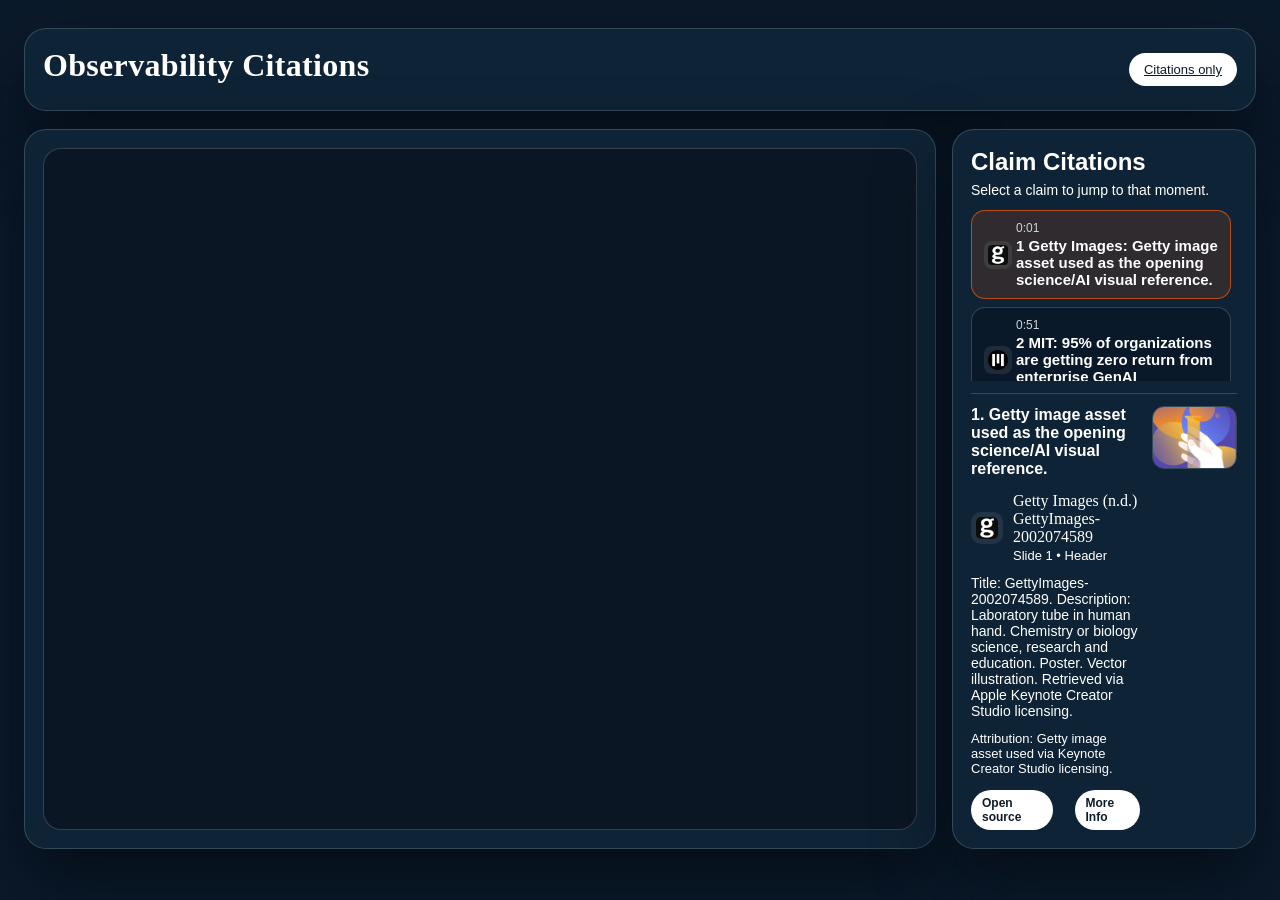
<file: index.html>
<!doctype html>
<html lang="en">
  <head>
    <meta charset="utf-8" />
    <meta name="viewport" content="width=device-width, initial-scale=1" />
    <title>Observability Citations</title>
    <link rel="stylesheet" href="styles.css" />
  </head>
  <body>
    <div class="page">
      <header class="site-header card">
        <div>
          <h1>Observability Citations</h1>
        </div>
        <div class="header-actions">
          <a class="pill" href="citations.html">Citations only</a>
        </div>
      </header>


      <main class="content">
        <section class="video-panel card">
          <div class="video-wrap">
            <!-- YouTube Player Placeholder -->
            <div id="presentation-video"></div>
          </div>
        </section>

        <aside class="citations citations-panel card">
          <div class="citations-header">
            <h2>Claim Citations</h2>
            <p class="subtle">Select a claim to jump to that moment.</p>
          </div>
          <ul class="citation-list" id="citation-list"></ul>

          <div class="citation-detail" id="citation-detail">
            <div class="detail-content">
              <p class="detail-title">Select a claim to view details.</p>
              <div class="detail-source-row">
                <img class="detail-logo" alt="" hidden />
                <div class="detail-source-block">
                  <p class="detail-source">Source details appear here.</p>
                  <p class="detail-meta"></p>
                </div>
              </div>
              <p class="detail-notes"></p>
              <p class="detail-attribution"></p>
              <div class="detail-actions">
                <a class="detail-link" href="#" target="_blank" rel="noopener">Open Source</a>
                <a class="detail-link detail-link-secondary" id="detail-citations-link" href="citations.html">More Info</a>
              </div>
            </div>
            <div class="detail-image-wrap" hidden>
              <img class="detail-image" alt="" hidden />
            </div>
          </div>
        </aside>
      </main>
    </div>

    <script src="citations-data.js"></script>
    <script src="script.js"></script>
  </body>
</html>
</file>
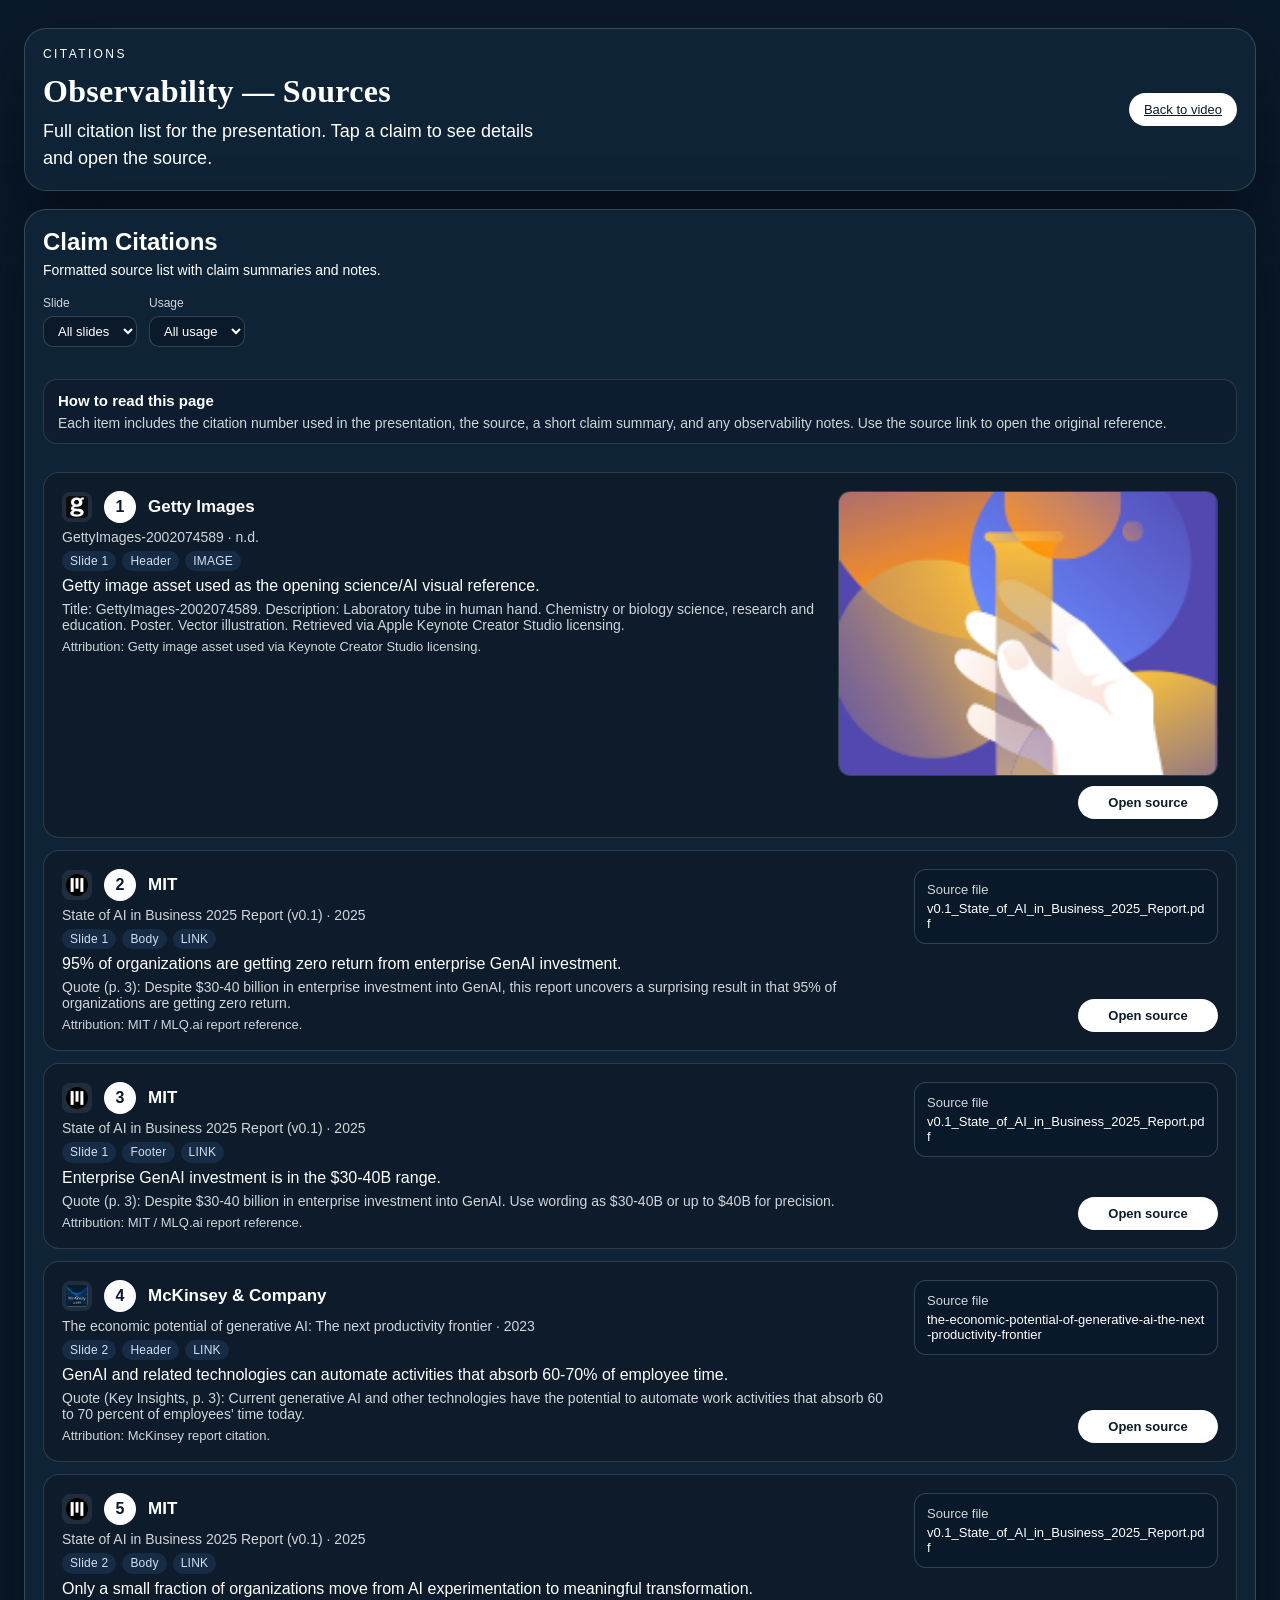
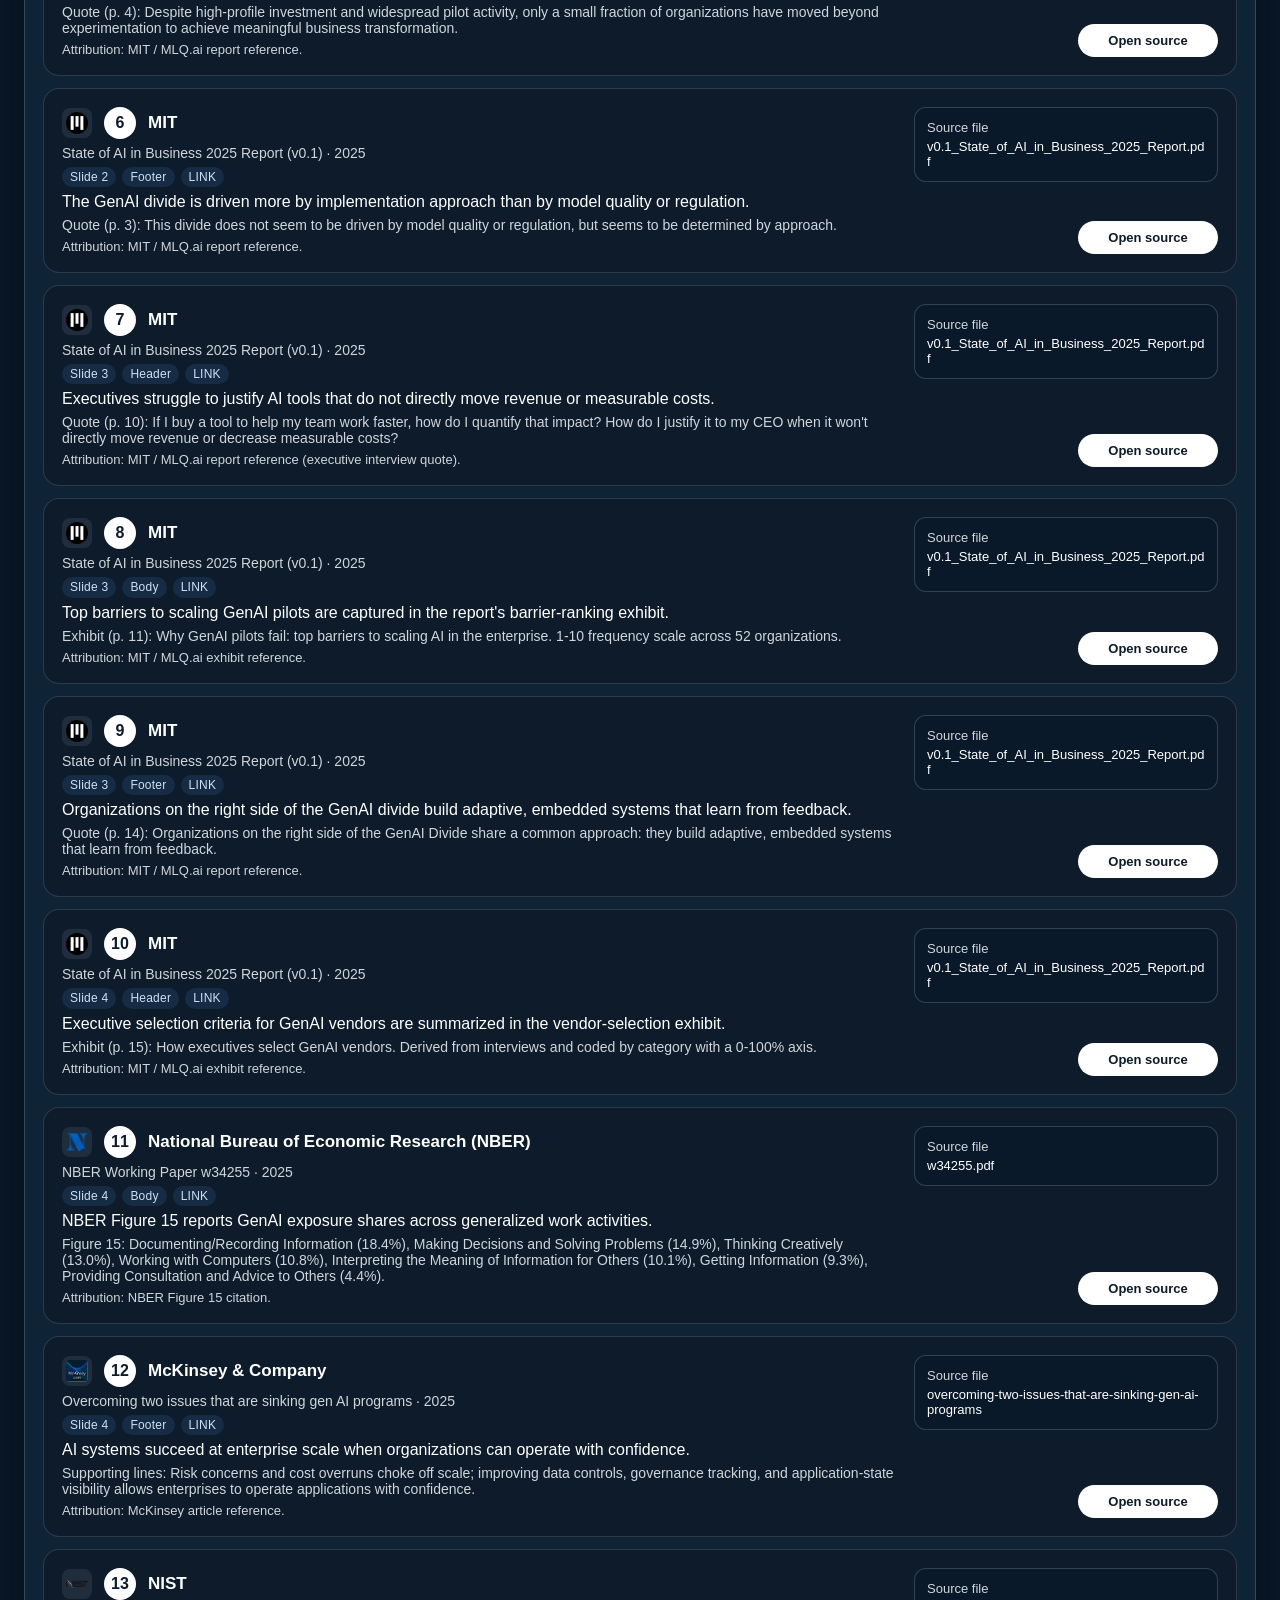
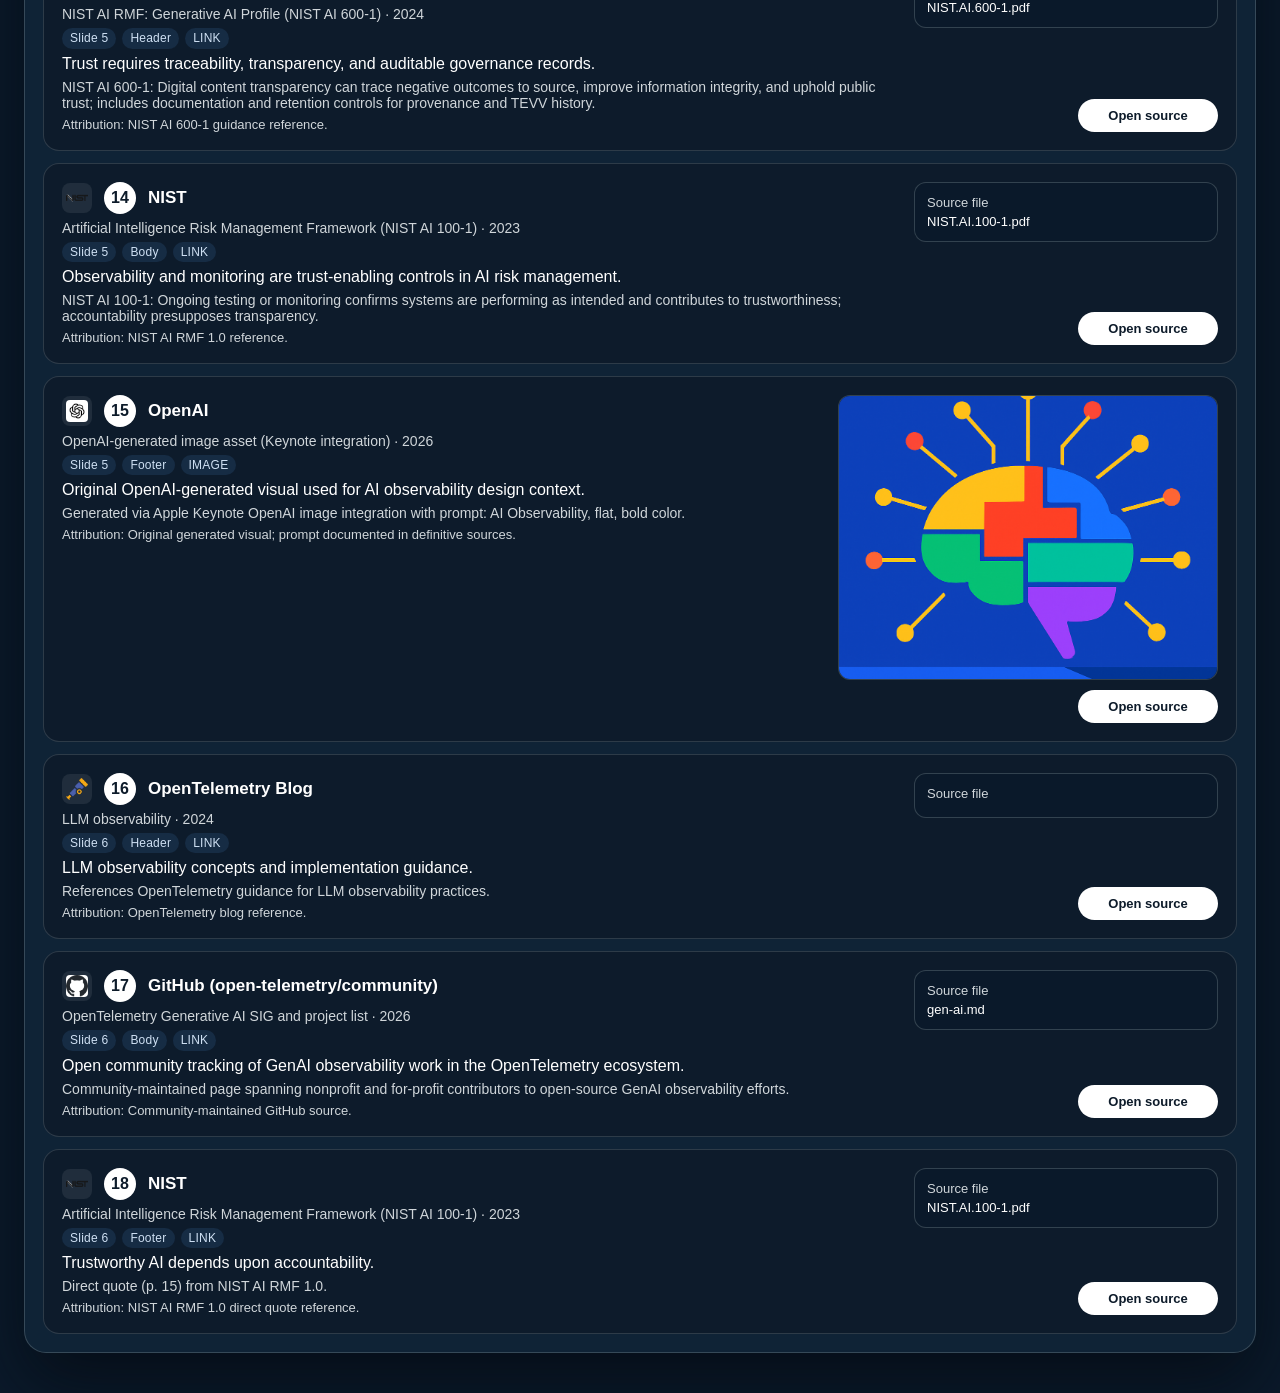
<file: citations.html>
<!doctype html>
<html lang="en">
  <head>
    <meta charset="utf-8" />
    <meta name="viewport" content="width=device-width, initial-scale=1" />
    <title>Observability Citations — Sources</title>
    <link rel="stylesheet" href="styles.css" />
  </head>
  <body>
    <div class="page">
      <header class="hero card">
        <div>
          <p class="eyebrow">Citations</p>
          <h1>Observability — Sources</h1>
          <p class="lead">
            Full citation list for the presentation. Tap a claim to see details and open
            the source.
          </p>
        </div>
        <div class="hero-meta">
          <a class="pill" href="index.html">Back to video</a>
        </div>
      </header>

      <main class="content">
        <section class="citations citations-page card" style="grid-column: 1 / -1;">
          <div class="citations-header citations-page-header">
            <h2>Claim Citations</h2>
            <p class="subtle">Formatted source list with claim summaries and notes.</p>
          </div>
          <div class="citation-filters" id="citation-filters">
            <label class="filter-field">
              <span>Slide</span>
              <select id="filter-slide">
                <option value="all">All slides</option>
              </select>
            </label>
            <label class="filter-field">
              <span>Usage</span>
              <select id="filter-usage">
                <option value="all">All usage</option>
              </select>
            </label>
          </div>
          <div class="citation-description citations-page-description">
            <h3>How to read this page</h3>
            <p>
              Each item includes the citation number used in the presentation, the source,
              a short claim summary, and any observability notes. Use the source link to
              open the original reference.
            </p>
          </div>
          <ul class="citation-simple citations-page-list" id="citation-simple"></ul>
        </section>
      </main>
    </div>

    <script src="citations-data.js"></script>
    <script src="script.js"></script>
  </body>
</html>
</file>
<file: styles.css>
:root {
  color-scheme: only light;
  --ink-black: #0d1b2a;
  --steel-blue: #4482c5;
  --ash-grey: #adbabd;
  --blaze-orange: #f75c03;
  --bg: #0b1a2b;
  --panel: #0f2336;
  --ink: var(--ink-black);
  --text: #ffffff;
  --muted: #d0d6da;
  --accent: var(--blaze-orange);
  --stroke: rgba(173, 186, 189, 0.25);
  --shadow: 0 30px 70px rgba(3, 8, 14, 0.65);
  --radius: 22px;
}

* {
  box-sizing: border-box;
}

html {
  scroll-behavior: smooth;
}

body {
  margin: 0;
  font-family: "SF Pro Text", "SF Pro Display", "Helvetica Neue", Arial, sans-serif;
  color: var(--text);
  background: var(--bg);
  min-height: 100vh;
}

.page {
  max-width: 100%;
  margin: 0 auto;
  padding: 28px 24px 40px;
}

.card {
  background: var(--panel);
  border-radius: var(--radius);
  border: 1px solid var(--stroke);
  box-shadow: var(--shadow);
  padding: 18px;
  animation: rise 0.7s ease both;
}

.site-header {
  display: flex;
  align-items: center;
  justify-content: space-between;
  gap: 16px;
  margin-bottom: 18px;
}

.header-actions {
  display: flex;
  gap: 12px;
  flex-wrap: wrap;
}

.card,
.card h1,
.card h2,
.card h3,
.card p {
  color: var(--text);
}

.hero {
  display: flex;
  align-items: center;
  justify-content: space-between;
  gap: 24px;
}

.eyebrow {
  text-transform: uppercase;
  letter-spacing: 0.2em;
  font-size: 12px;
  margin: 0 0 12px;
  color: var(--muted);
}

h1 {
  font-family: "Hoefler Text", "Hoefler", "Times New Roman", serif;
  font-size: 32px;
  margin: 0 0 8px;
  letter-spacing: 0.01em;
}

.lead {
  font-size: 18px;
  line-height: 1.5;
  margin: 0;
  max-width: 520px;
}

.hero-meta {
  display: flex;
  flex-direction: column;
  gap: 12px;
  align-items: flex-end;
}

.pill {
  background: #ffffff;
  color: #0d1b2a;
  padding: 8px 14px;
  border-radius: 999px;
  font-size: 13px;
  border: 1px solid rgba(255, 255, 255, 0.7);
}

.content {
  display: grid;
  grid-template-columns: minmax(0, 3fr) minmax(0, 1fr);
  gap: 16px;
  margin-top: 18px;
}

.video-panel {
  display: flex;
  flex-direction: column;
  gap: 12px;
  animation-delay: 0.15s;
  height: 80vh;
}

.citations-panel {
  height: 80vh;
  overflow: hidden;
  min-height: 0;
}

.video-header {
  display: flex;
  align-items: baseline;
  justify-content: space-between;
}

.video-wrap {
  border-radius: 18px;
  overflow: hidden;
  border: 1px solid var(--stroke);
  background: #0b1624;
  height: 100%;
}

video {
  width: 100%;
  display: block;
  background: #0b1624;
  max-height: 80vh;
}

.hint {
  margin: 0;
  font-size: 14px;
  color: var(--muted);
}

.mono {
  font-family: "SFMono-Regular", "SF Pro Text", "JetBrains Mono", "Fira Code", monospace;
  background: rgba(173, 186, 189, 0.18);
  padding: 2px 6px;
  border-radius: 6px;
}

.citations {
  display: flex;
  flex-direction: column;
  gap: 12px;
  animation-delay: 0.25s;
}

.citations-header h2 {
  margin: 0 0 6px;
}

.subtle {
  margin: 0;
  color: var(--muted);
  font-size: 14px;
}

.citation-list {
  list-style: none;
  padding: 0;
  margin: 0;
  display: grid;
  gap: 8px;
}

.citations-panel .citation-list {
  flex: 1;
  min-height: 0;
  overflow-y: auto;
  padding-right: 6px;
}

.citations-page-list.citation-simple {
  list-style: none;
  padding: 0;
  margin: 0;
  display: grid;
  gap: 12px;
}

.citations-page-description.citation-description {
  margin: 8px 0 16px;
  padding: 12px 14px;
  border-radius: 14px;
  border: 1px solid rgba(173, 186, 189, 0.18);
  background: rgba(13, 27, 42, 0.55);
}

.citations-page .citation-filters {
  display: flex;
  gap: 12px;
  flex-wrap: wrap;
  margin: 6px 0 12px;
}

.citations-page .filter-field {
  display: grid;
  gap: 6px;
  font-size: 12px;
  color: var(--muted);
}

.citations-page .filter-field select {
  background: rgba(11, 26, 43, 0.9);
  border: 1px solid var(--stroke);
  border-radius: 10px;
  color: var(--text);
  padding: 6px 10px;
  font-size: 13px;
}

.citations-page .simple-empty {
  padding: 12px 0;
  color: var(--muted);
  font-size: 13px;
}

.citations-page-description.citation-description h3 {
  margin: 0 0 6px;
  font-size: 15px;
}

.citations-page-description.citation-description p {
  margin: 0;
  font-size: 14px;
  color: var(--muted);
}

.citations-page .simple-card {
  background: rgba(13, 27, 42, 0.85);
  border: 1px solid rgba(173, 186, 189, 0.2);
  border-radius: 16px;
  padding: 18px;
  display: grid;
  grid-template-columns: minmax(0, 2fr) minmax(0, 1fr);
  gap: 16px;
  align-items: start;
}

.citations-page .simple-card--focus {
  border-color: #ffffff;
  box-shadow: 0 0 0 2px rgba(255, 255, 255, 0.15), 0 12px 30px rgba(3, 8, 14, 0.6);
}

.citations-page .simple-card--link {
  grid-template-columns: minmax(0, 2.2fr) minmax(0, 0.8fr);
}

.citations-page .simple-card--image {
  grid-template-columns: minmax(0, 2fr) minmax(0, 1fr);
}

.citations-page .simple-header {
  display: grid;
  grid-template-columns: auto auto 1fr;
  gap: 12px;
  align-items: center;
}

.citations-page .simple-logo {
  width: 30px;
  height: 30px;
  border-radius: 8px;
  background: rgba(255, 255, 255, 0.08);
  padding: 4px;
  object-fit: contain;
}

.citations-page .simple-number {
  width: 32px;
  height: 32px;
  border-radius: 50%;
  background: #ffffff;
  color: #0d1b2a;
  display: grid;
  place-items: center;
  font-weight: 600;
}

.citations-page .simple-source-name {
  font-size: 17px;
  font-weight: 600;
  color: var(--text);
}

.citations-page .simple-title {
  font-size: 14px;
  color: var(--muted);
}

.citations-page .simple-claim {
  margin: 0;
  font-size: 16px;
  color: var(--text);
}

.citations-page .simple-info {
  display: grid;
  gap: 6px;
  align-content: start;
}

.citations-page .simple-notes {
  margin: 0;
  font-size: 14px;
  color: var(--muted);
}

.citations-page .simple-subtitle {
  margin: 0;
  font-size: 14px;
  color: var(--muted);
}

.citations-page .simple-meta-row {
  display: flex;
  flex-wrap: wrap;
  gap: 6px;
  align-items: center;
}

.citations-page .simple-chip {
  padding: 3px 8px;
  border-radius: 999px;
  background: rgba(68, 130, 197, 0.16);
  color: #cfe0f3;
  font-size: 12px;
  letter-spacing: 0.02em;
  line-height: 1.2;
  white-space: nowrap;
  align-self: flex-start;
}

.citations-page .simple-attribution {
  margin: 0;
  font-size: 13px;
  color: var(--muted);
}

.citations-page .simple-image {
  width: 100%;
  aspect-ratio: 4 / 3;
  object-fit: cover;
  border-radius: 12px;
  border: 1px solid var(--stroke);
  display: block;
  background: rgba(11, 26, 43, 0.8);
}

.citations-page .simple-aside {
  display: flex;
  flex-direction: column;
  gap: 10px;
  height: 100%;
}

.citations-page .simple-file {
  border: 1px solid var(--stroke);
  border-radius: 12px;
  padding: 12px;
  background: rgba(11, 26, 43, 0.9);
  font-size: 13px;
  color: var(--muted);
}

.citations-page .simple-file-name {
  font-size: 13px;
  color: var(--text);
  margin-top: 4px;
  word-break: break-all;
}

.citations-page .simple-link {
  display: inline-flex;
  align-items: center;
  justify-content: center;
  gap: 6px;
  padding: 8px 14px;
  border-radius: 999px;
  background: #ffffff;
  border: 1px solid rgba(255, 255, 255, 0.7);
  color: #0d1b2a;
  font-size: 13px;
  font-weight: 600;
  text-decoration: none;
  width: 140px;
  align-self: flex-end;
  margin-top: auto;
}

.citations-page .simple-link:hover {
  border-color: rgba(247, 92, 3, 0.6);
}

@media (max-width: 900px) {
  .citations-page .simple-card {
    grid-template-columns: 1fr;
  }
}

.citation-cards {
  display: grid;
  grid-template-columns: repeat(auto-fit, minmax(240px, 1fr));
  gap: 12px;
  margin-top: 8px;
}

.citation-card {
  background: rgba(13, 27, 42, 0.9);
  border: 1px solid var(--stroke);
  border-radius: 16px;
  padding: 12px;
  display: grid;
  gap: 8px;
}

.citation-number {
  width: 36px;
  height: 36px;
  border-radius: 10px;
  background: rgba(247, 92, 3, 0.18);
  color: var(--blaze-orange);
  display: grid;
  place-items: center;
  font-weight: 600;
}

.citation-title {
  margin: 0;
  font-size: 16px;
}

.citation-claim {
  margin: 0;
  font-size: 14px;
  color: var(--text);
}

.citation-notes {
  margin: 0;
  font-size: 13px;
  color: var(--muted);
}

.citation-actions {
  display: flex;
  gap: 8px;
  flex-wrap: wrap;
}

.citation-item {
  width: 100%;
  text-align: left;
  border: 1px solid var(--stroke);
  background: rgba(11, 26, 43, 0.95);
  border-radius: 14px;
  padding: 10px 12px;
  cursor: pointer;
  display: grid;
  grid-template-columns: auto 1fr;
  align-items: center;
  gap: 4px;
  transition: transform 0.2s ease, border-color 0.2s ease, background 0.2s ease;
}

.citation-logo {
  width: 28px;
  height: 28px;
  border-radius: 8px;
  background: rgba(255, 255, 255, 0.08);
  padding: 4px;
  object-fit: contain;
}

.citation-meta {
  display: grid;
  gap: 2px;
}

.citation-item:hover,
.citation-item:focus-visible {
  border-color: rgba(68, 130, 197, 0.6);
  background: rgba(68, 130, 197, 0.16);
  transform: translateY(-1px);
}

.citation-item.active {
  border-color: rgba(247, 92, 3, 0.7);
  background: rgba(247, 92, 3, 0.14);
}

.citation-item .time {
  font-size: 12px;
  color: var(--muted);
}

.citation-item .text {
  font-size: 15px;
  font-weight: 600;
  color: var(--text);
}

.citation-detail {
  border-top: 1px solid var(--stroke);
  padding-top: 12px;
  display: grid;
  gap: 12px;
  grid-template-columns: minmax(0, 2fr) minmax(0, 1fr);
}

.citation-detail.has-image {
  align-items: stretch;
}

.citation-detail:not(.has-image) {
  grid-template-columns: 1fr;
}

.detail-content {
  display: grid;
  gap: 6px;
}

.detail-title {
  margin: 0 0 4px;
  font-size: 16px;
  font-weight: 600;
}

.detail-source {
  margin: 0;
  font-family: "Hoefler Text", "Hoefler", "Times New Roman", serif;
  color: var(--muted);
}

.detail-meta {
  margin: 0;
  font-size: 13px;
  color: var(--muted);
}

.detail-notes {
  margin: 0 0 6px;
  font-size: 14px;
}

.detail-attribution {
  margin: 0 0 8px;
  font-size: 13px;
  color: var(--muted);
}

.detail-source-row {
  display: grid;
  grid-template-columns: auto 1fr;
  gap: 10px;
  align-items: center;
  margin: 4px 0 6px;
  color: var(--steel-blue);
}

.detail-source-block {
  display: grid;
  gap: 2px;
}

.detail-logo {
  width: 32px;
  height: 32px;
  border-radius: 10px;
  background: rgba(255, 255, 255, 0.08);
  padding: 5px;
  object-fit: contain;
}

.detail-image-wrap {
  grid-column: 2;
  aspect-ratio: 4 / 3;
  overflow: hidden;
  border-radius: 12px;
  border: 1px solid var(--stroke);
  align-self: start;
}

.detail-image {
  width: 100%;
  height: 100%;
  object-fit: cover;
  object-position: center;
}

.detail-actions {
  display: flex;
  flex-wrap: nowrap;
  gap: 10px;
  align-items: center;
}

.detail-link {
  display: inline-block;
  padding: 5px 10px;
  border-radius: 999px;
  background: #ffffff;
  color: #0d1b2a;
  font-weight: 600;
  font-size: 12px;
  text-decoration: none;
  border: 1px solid rgba(255, 255, 255, 0.6);
}

.detail-link:hover {
  border-color: rgba(247, 92, 3, 0.6);
}

.detail-link-secondary {
  margin-left: 12px;
}

@keyframes rise {
  from {
    opacity: 0;
    transform: translateY(12px);
  }
  to {
    opacity: 1;
    transform: translateY(0);
  }
}

@media (max-width: 900px) {
  .hero {
    flex-direction: column;
    align-items: flex-start;
  }

  .site-header {
    flex-direction: column;
    align-items: flex-start;
  }

  .hero-meta {
    align-items: flex-start;
    flex-direction: row;
    flex-wrap: wrap;
  }

  .content {
    grid-template-columns: 1fr;
  }
}

@media (prefers-reduced-motion: reduce) {
  * {
    animation-duration: 0.01ms !important;
    animation-iteration-count: 1 !important;
    transition: none !important;
  }
}
</file>
